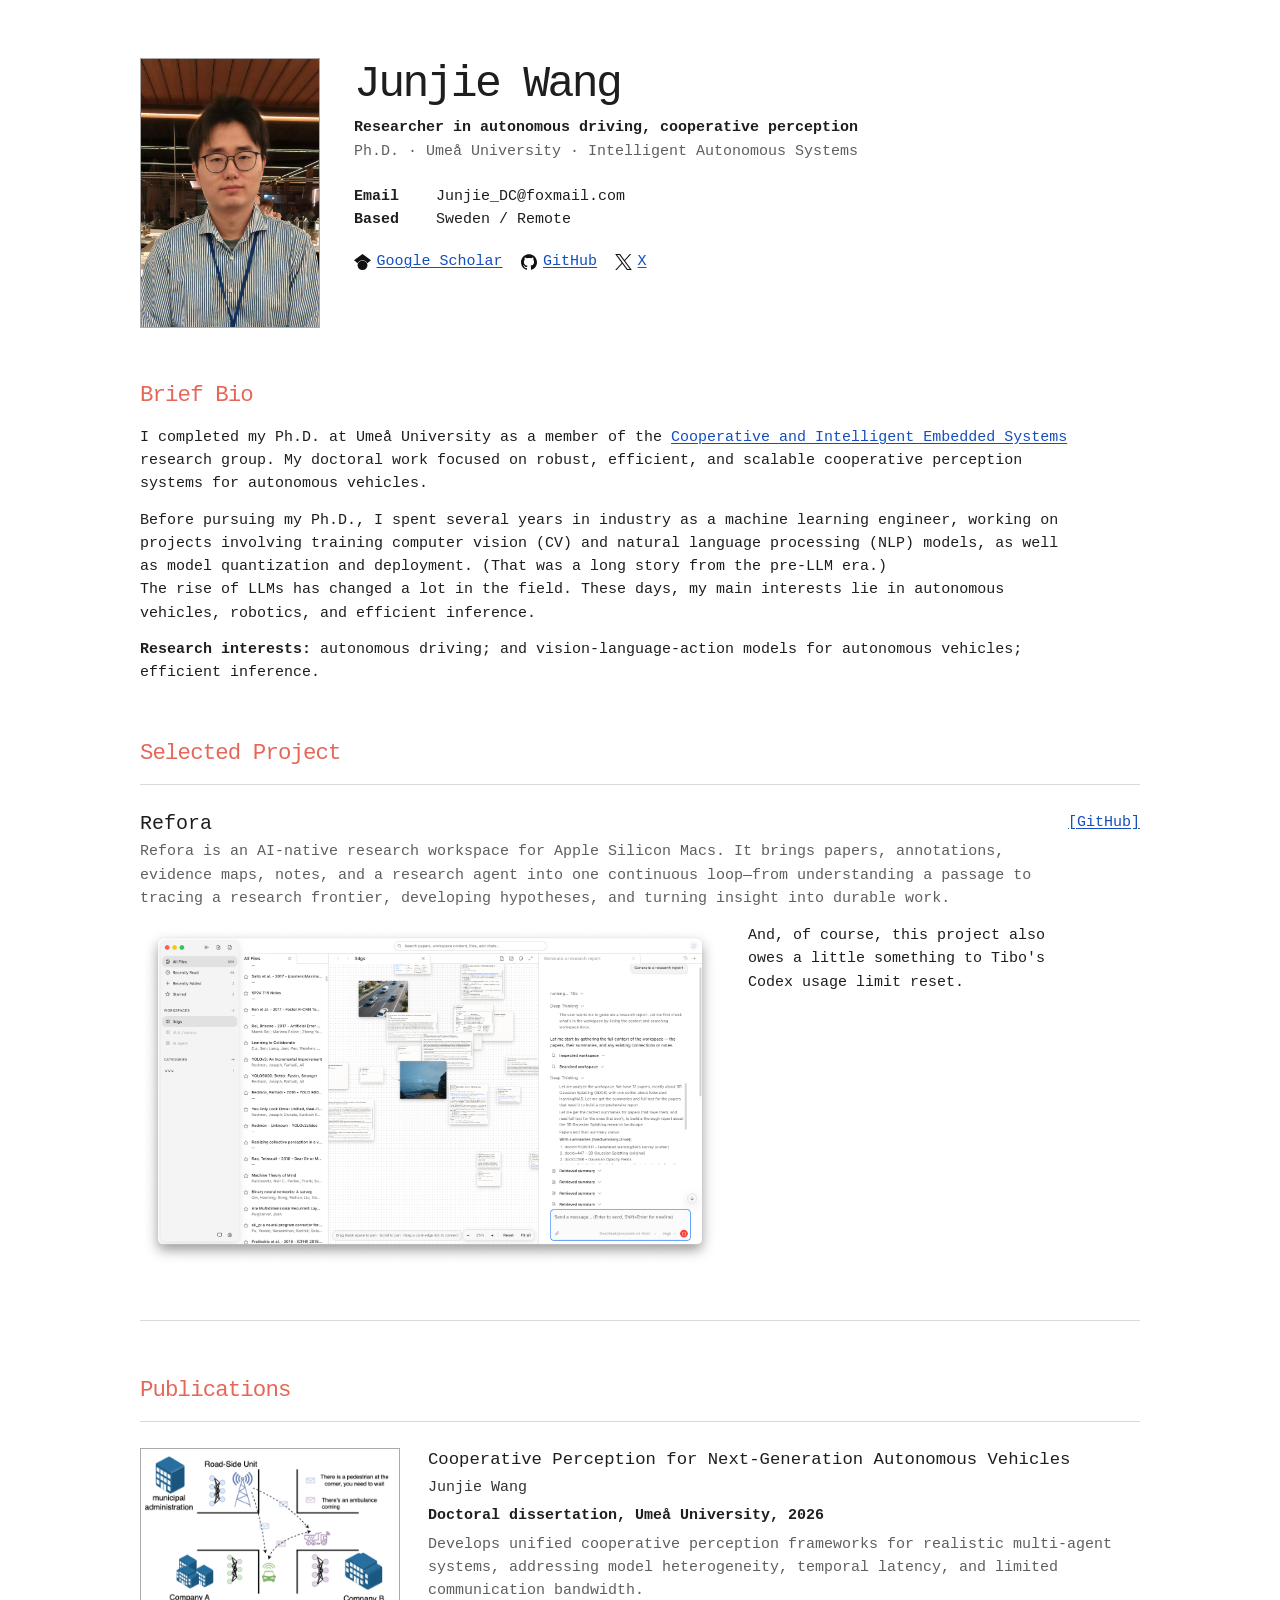
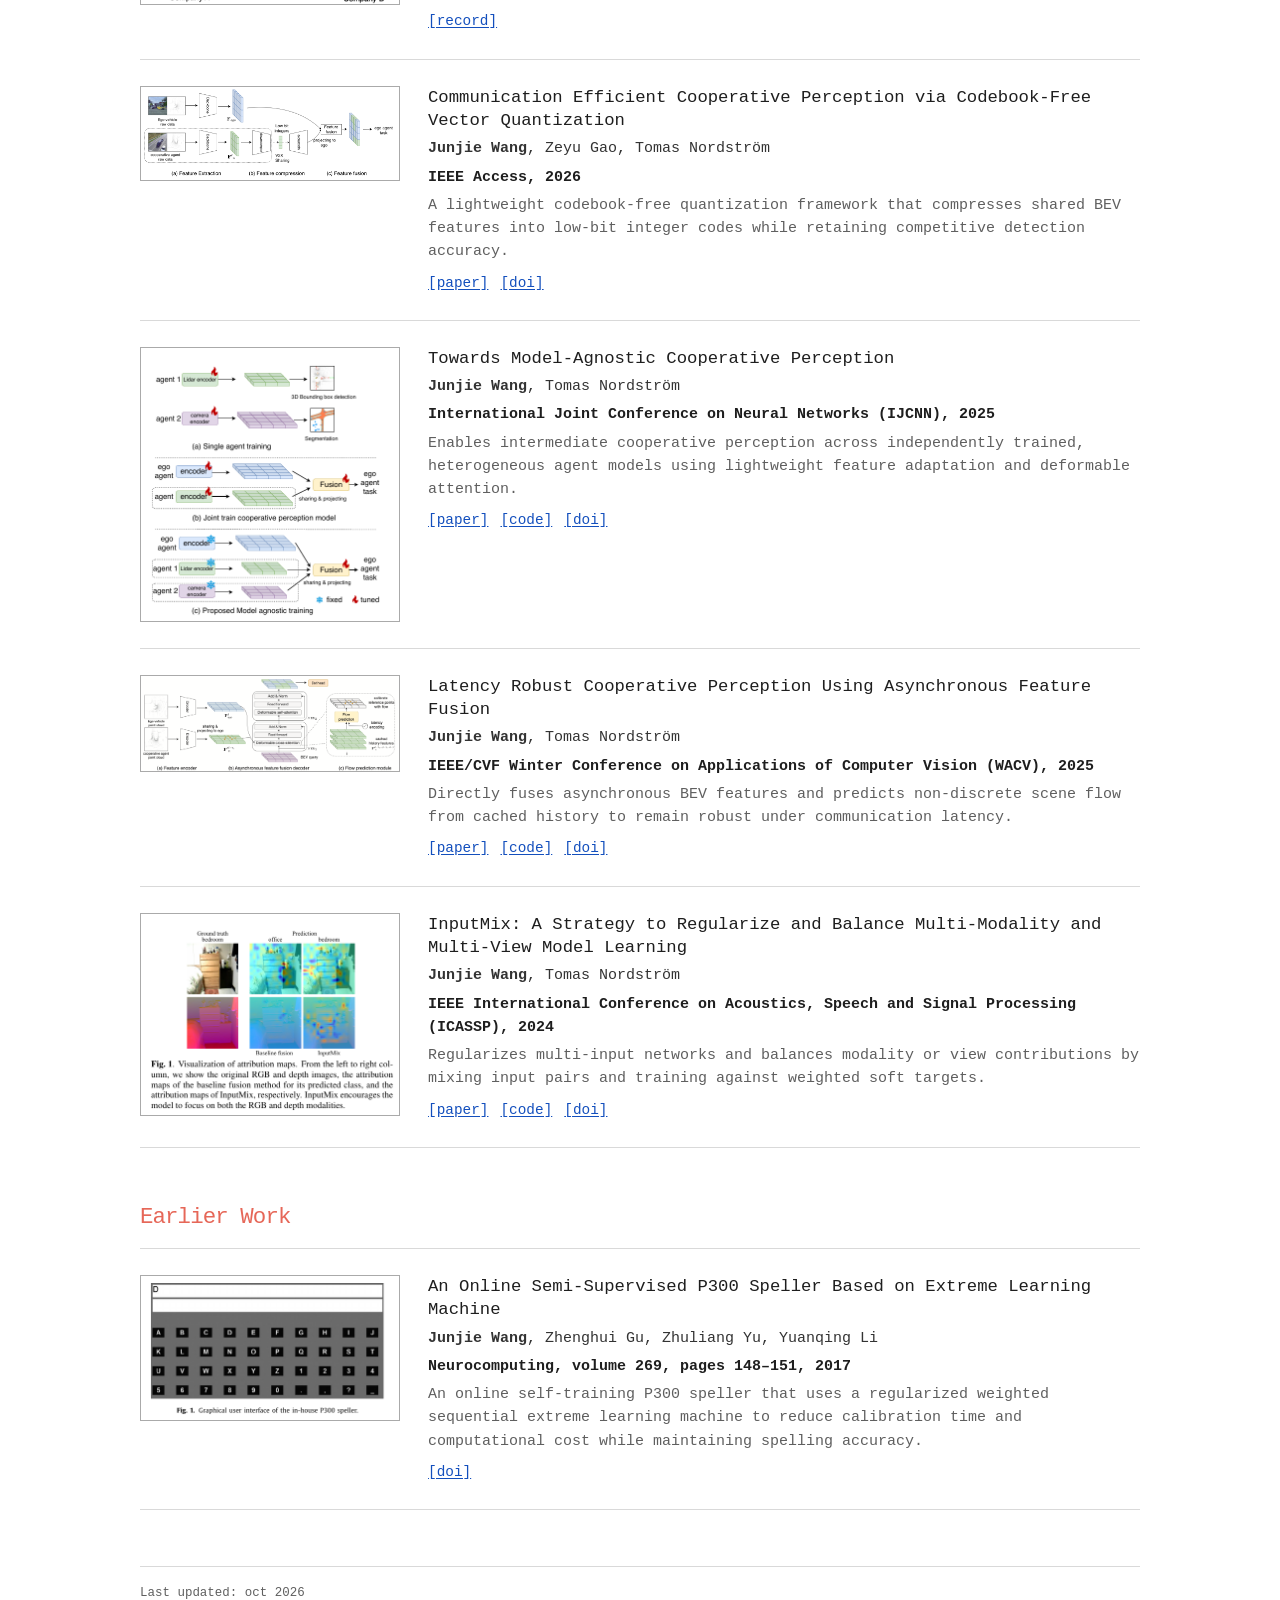
<file: index.html>
<!DOCTYPE html>
<!-- Generated by edit_homepage.py from content.json and templates/homepage.html. -->
<html lang="en">
  <head>
    <meta charSet="utf-8" />
    <meta name="viewport" content="width=device-width, initial-scale=1" />
    <style>
      @layer theme {
        :root, :host {
          --font-sans:
            ui-sans-serif, system-ui, sans-serif, "Apple Color Emoji", "Segoe UI Emoji",
            "Segoe UI Symbol", "Noto Color Emoji";
          --font-mono:
            ui-monospace, SFMono-Regular, Menlo, Monaco, Consolas, "Liberation Mono",
            "Courier New", monospace;
          --spacing: 0.25rem;
          --default-font-family: var(--font-sans);
          --default-mono-font-family: var(--font-mono);
        }
      }
      @layer base {
        *, :after, :before, ::backdrop {
          box-sizing: border-box;
          border: 0 solid;
          margin: 0;
          padding: 0;
        }
        ::file-selector-button {
          box-sizing: border-box;
          border: 0 solid;
          margin: 0;
          padding: 0;
        }
        html, :host {
          -webkit-text-size-adjust: 100%;
          tab-size: 4;
          line-height: 1.5;
          font-family: var(
            --default-font-family,
            ui-sans-serif,
            system-ui,
            sans-serif,
            "Apple Color Emoji",
            "Segoe UI Emoji",
            "Segoe UI Symbol",
            "Noto Color Emoji"
          );
          font-feature-settings: var(--default-font-feature-settings, normal);
          font-variation-settings: var(--default-font-variation-settings, normal);
          -webkit-tap-highlight-color: transparent;
        }
        hr {
          height: 0;
          color: inherit;
          border-top-width: 1px;
        }
        abbr:where([title]) {
          -webkit-text-decoration: underline dotted;
          text-decoration: underline dotted;
        }
        h1, h2, h3, h4, h5, h6 {
          font-size: inherit;
          font-weight: inherit;
        }
        a {
          color: inherit;
          -webkit-text-decoration: inherit;
          -webkit-text-decoration: inherit;
          -webkit-text-decoration: inherit;
          -webkit-text-decoration: inherit;
          text-decoration: inherit;
        }
        b, strong {
          font-weight: bolder;
        }
        code, kbd, samp, pre {
          font-family: var(
            --default-mono-font-family,
            ui-monospace,
            SFMono-Regular,
            Menlo,
            Monaco,
            Consolas,
            "Liberation Mono",
            "Courier New",
            monospace
          );
          font-feature-settings: var(--default-mono-font-feature-settings, normal);
          font-variation-settings: var(--default-mono-font-variation-settings, normal);
          font-size: 1em;
        }
        small {
          font-size: 80%;
        }
        sub, sup {
          vertical-align: baseline;
          font-size: 75%;
          line-height: 0;
          position: relative;
        }
        sub {
          bottom: -0.25em;
        }
        sup {
          top: -0.5em;
        }
        table {
          text-indent: 0;
          border-color: inherit;
          border-collapse: collapse;
        }
        :-moz-focusring {
          outline: auto;
        }
        progress {
          vertical-align: baseline;
        }
        summary {
          display: list-item;
        }
        ol, ul, menu {
          list-style: none;
        }
        img, svg, video, canvas, audio, iframe, embed, object {
          vertical-align: middle;
          display: block;
        }
        img, video {
          max-width: 100%;
          height: auto;
        }
        button, input, select, optgroup, textarea {
          font: inherit;
          font-feature-settings: inherit;
          font-variation-settings: inherit;
          letter-spacing: inherit;
          color: inherit;
          opacity: 1;
          background-color: #0000;
          border-radius: 0;
        }
        ::file-selector-button {
          font: inherit;
          font-feature-settings: inherit;
          font-variation-settings: inherit;
          letter-spacing: inherit;
          color: inherit;
          opacity: 1;
          background-color: #0000;
          border-radius: 0;
        }
        :where(select:is([multiple], [size])) optgroup {
          font-weight: bolder;
        }
        :where(select:is([multiple], [size])) optgroup option {
          padding-inline-start: 20px;
        }
        ::file-selector-button {
          margin-inline-end: 4px;
        }
        ::placeholder {
          opacity: 1;
        }
        @supports (not ((-webkit-appearance: -apple-pay-button)))
          or (contain-intrinsic-size: 1px) {
          ::placeholder {
            color: currentColor;
          }
          @supports (color: color-mix(in lab, red, red)) {
            ::placeholder {
              color: color-mix(in oklab, currentcolor 50%, transparent);
            }
          }
        }
        textarea {
          resize: vertical;
        }
        ::-webkit-search-decoration {
          -webkit-appearance: none;
        }
        ::-webkit-date-and-time-value {
          min-height: 1lh;
          text-align: inherit;
        }
        ::-webkit-datetime-edit {
          display: inline-flex;
        }
        ::-webkit-datetime-edit-fields-wrapper {
          padding: 0;
        }
        ::-webkit-datetime-edit {
          padding-block: 0;
        }
        ::-webkit-datetime-edit-year-field {
          padding-block: 0;
        }
        ::-webkit-datetime-edit-month-field {
          padding-block: 0;
        }
        ::-webkit-datetime-edit-day-field {
          padding-block: 0;
        }
        ::-webkit-datetime-edit-hour-field {
          padding-block: 0;
        }
        ::-webkit-datetime-edit-minute-field {
          padding-block: 0;
        }
        ::-webkit-datetime-edit-second-field {
          padding-block: 0;
        }
        ::-webkit-datetime-edit-millisecond-field {
          padding-block: 0;
        }
        ::-webkit-datetime-edit-meridiem-field {
          padding-block: 0;
        }
        ::-webkit-calendar-picker-indicator {
          line-height: 1;
        }
        :-moz-ui-invalid {
          box-shadow: none;
        }
        button, input:where([type="button"], [type="reset"], [type="submit"]) {
          appearance: button;
        }
        ::file-selector-button {
          appearance: button;
        }
        ::-webkit-inner-spin-button {
          height: auto;
        }
        ::-webkit-outer-spin-button {
          height: auto;
        }
        [hidden]:where(:not([hidden="until-found"])) {
          display: none !important;
        }
      }
      @layer components;
      @layer utilities {
        .static {
          position: static;
        }
        .start {
          inset-inline-start: var(--spacing);
        }
        .block {
          display: block;
        }
        .contents {
          display: contents;
        }
      }
      :root {
        --ink: #1e1e1e;
        --muted: #5f5f5f;
        --paper: #fff;
        --line: #d9d9d9;
        --coral: #e66758;
        --link: #134fbd;
        --page: min(1000px, calc(100vw - 40px));
      }
      * {
        box-sizing: border-box;
      }
      html {
        scroll-behavior: smooth;
      }
      body {
        background: var(--paper);
        color: var(--ink);
        text-rendering: optimizelegibility;
        margin: 0;
        font-family: SFMono-Regular, Consolas, Liberation Mono, Menlo, monospace;
        font-size: 15px;
        line-height: 1.55;
      }
      a {
        color: var(--link);
        text-underline-offset: 2px;
        text-decoration: underline;
      }
      a:hover {
        color: var(--coral);
      }
      a:focus-visible {
        outline: 2px solid var(--coral);
        outline-offset: 3px;
      }
      ::selection {
        background: #ffd3cc;
      }
      .page-shell {
        width: var(--page);
        margin: 0 auto;
        padding: 58px 0 28px;
      }
      .profile-header {
        grid-template-columns: 180px minmax(0, 1fr);
        align-items: start;
        gap: 34px;
        margin-bottom: 54px;
        display: grid;
      }
      .profile-photo {
        object-fit: cover;
        background: #f1f1f1;
        border: 1px solid #aaa;
        width: 180px;
        height: 270px;
        display: block;
      }
      .profile-summary {
        padding-top: 2px;
      }
      .profile-header.without-photo, .publication.without-image {
        grid-template-columns: minmax(0, 1fr);
      }
      h1, h2, h3, p {
        margin-top: 0;
      }
      h1 {
        letter-spacing: -0.06em;
        margin-bottom: 7px;
        font-size: clamp(2rem, 5vw, 2.8rem);
        line-height: 1.1;
      }
      .role {
        margin-bottom: 0;
        font-weight: 700;
      }
      .affiliation {
        color: var(--muted);
        margin-bottom: 22px;
      }
      .contact-list {
        margin: 0 0 19px;
      }
      .contact-list div {
        grid-template-columns: 72px 1fr;
        gap: 10px;
        display: grid;
      }
      .contact-list dt {
        font-weight: 700;
      }
      .contact-list dd {
        margin: 0;
      }
      .profile-links {
        flex-wrap: wrap;
        gap: 7px 18px;
        display: flex;
      }
      .profile-links > a {
        display: inline-flex;
        align-items: center;
        gap: 6px;
      }
      .social-icon {
        width: 1.1em;
        height: 1.1em;
        flex-shrink: 0;
        object-fit: contain;
      }
      .bio-section, .projects-section, .publications-section, .earlier-work-section {
        margin-bottom: 56px;
      }
      h2 {
        color: var(--coral);
        letter-spacing: -0.04em;
        margin-bottom: 17px;
        font-size: 1.4rem;
        line-height: 1.2;
      }
      .bio-section p {
        max-width: 940px;
        margin-bottom: 13px;
      }
      .project-card {
        border-top: 1px solid var(--line);
        border-bottom: 1px solid var(--line);
        padding: 26px 0 28px;
      }
      .project-card::after {
        clear: both;
        content: "";
        display: table;
      }
      .project-heading {
        display: flex;
        align-items: start;
        justify-content: space-between;
        gap: 24px;
        margin-bottom: 14px;
      }
      .project-heading h3 {
        margin-bottom: 3px;
        font-size: 1.25rem;
        line-height: 1.3;
      }
      .project-tagline {
        color: var(--muted);
        margin-bottom: 0;
      }
      .project-links {
        display: flex;
        flex-wrap: wrap;
        flex-shrink: 0;
        gap: 8px 12px;
      }
      .project-description {
        max-width: 940px;
        margin-bottom: 12px;
      }
      .project-features {
        grid-template-columns: 1fr;
        gap: 7px;
        margin: 18px 0 0;
        display: grid;
      }
      .project-features li {
        padding-left: 18px;
        position: relative;
      }
      .project-features li::before {
        color: var(--coral);
        content: "—";
        position: absolute;
        left: 0;
      }
      .project-figure {
        float: left;
        width: min(58%, 580px);
        margin: 2px 28px 16px 0;
      }
      .project-image {
        background: #fff;
        width: 100%;
        height: auto;
        display: block;
      }
      .project-figure figcaption {
        color: var(--muted);
        margin-top: 8px;
        font-size: 0.78rem;
      }
      .publication-list {
        border-top: 1px solid var(--line);
      }
      .publication {
        border-bottom: 1px solid var(--line);
        grid-template-columns: 260px minmax(0, 1fr);
        gap: 28px;
        padding: 26px 0;
        display: grid;
      }
      .publication-image {
        background: #fff;
        border: 1px solid #aaa;
        width: 100%;
        height: auto;
        display: block;
      }
      .publication-copy h3 {
        margin-bottom: 5px;
        font-size: 1.08rem;
        line-height: 1.35;
      }
      .publication-copy p {
        margin-bottom: 5px;
      }
      .authors {
        color: #333;
      }
      .venue {
        font-weight: 700;
      }
      .description {
        color: var(--muted);
      }
      .publication-links {
        flex-wrap: wrap;
        gap: 12px;
        margin-top: 8px;
        font-size: 0.9rem;
        display: flex;
      }
      footer {
        border-top: 1px solid var(--line);
        color: var(--muted);
        padding-top: 17px;
        font-size: 0.78rem;
      }
      @media (max-width: 680px) {
        :root {
          --page: min(100% - 28px, 560px);
        }
        .page-shell {
          padding-top: 30px;
        }
        .profile-header {
          grid-template-columns: 112px minmax(0, 1fr);
          gap: 20px;
          margin-bottom: 40px;
        }
        .profile-photo {
          width: 112px;
          height: 168px;
        }
        h1 {
          font-size: 1.75rem;
        }
        .role, .affiliation {
          font-size: 0.82rem;
        }
        .affiliation {
          margin-bottom: 13px;
        }
        .contact-list {
          font-size: 0.75rem;
        }
        .contact-list div {
          grid-template-columns: 56px 1fr;
        }
        .profile-links {
          gap: 5px 12px;
          font-size: 0.78rem;
        }
        .publication {
          grid-template-columns: 180px minmax(0, 1fr);
          gap: 16px;
          padding: 21px 0;
        }
        .project-features {
          grid-template-columns: 1fr;
        }
        .project-figure {
          float: none;
          width: 100%;
          margin: 0 0 18px;
        }
      }
      @media (max-width: 460px) {
        .profile-header {
          grid-template-columns: 86px minmax(0, 1fr);
          gap: 15px;
        }
        .profile-photo {
          width: 86px;
          height: 129px;
        }
        .contact-list {
          grid-column: 1/-1;
          margin-top: 16px;
        }
        .publication {
          grid-template-columns: 1fr;
        }
        .publication-image {
          width: min(320px, 100%);
        }
        .project-heading {
          display: block;
        }
        .project-heading > .project-links {
          margin-top: 8px;
        }
      }
    </style>
    <title>Junjie Wang — Researcher &amp; Builder</title>
    <meta name="description" content="Academic homepage of Junjie Wang — autonomous driving, cooperative perception, 3D perception, vision-language-action models, and AI agents." />
    <meta property="og:title" content="Junjie Wang — Academic Homepage" />
    <meta property="og:description" content="Research in autonomous driving, cooperative perception, 3D perception, vision-language-action models, and AI agents." />
    <meta property="og:image" content="https://jessewong333.github.io/og-minimal.png" />
    <meta property="og:image:width" content="1536" />
    <meta property="og:image:height" content="1024" />
    <meta property="og:type" content="website" />
    <meta name="twitter:card" content="summary_large_image" />
    <meta name="twitter:title" content="Junjie Wang — Academic Homepage" />
    <meta name="twitter:description" content="Autonomous Driving · Cooperative Perception · 3D Perception · AI Agents" />
    <meta name="twitter:image" content="https://jessewong333.github.io/og-minimal.png" />
  </head>
  <body>
    <main class="page-shell">
      <header class="profile-header">
        <img class="profile-photo" src="images/profile.jpg" alt="Junjie Wang" width="180" height="270" />
        <div class="profile-summary">
          <h1>Junjie Wang</h1>
          <p class="role">Researcher in autonomous driving, cooperative perception</p>
          <p class="affiliation">Ph.D. · Umeå University · Intelligent Autonomous Systems</p>
          <dl class="contact-list"><div><dt>Email</dt><dd>Junjie_DC@foxmail.com</dd></div>
<div><dt>Based</dt><dd>Sweden / Remote</dd></div></dl>
          <nav class="profile-links" aria-label="Profile links"><a href="https://scholar.google.com/citations?user=HgEezt8AAAAJ&amp;hl=en&amp;oi=ao"><img class="social-icon" src="images/social/googlescholar.svg" alt="" aria-hidden="true" width="16" height="16" />Google Scholar</a>
<a href="https://github.com/junjie-wang-dev"><img class="social-icon" src="images/social/github.svg" alt="" aria-hidden="true" width="16" height="16" />GitHub</a>
<a href="https://x.com/junjie_ml"><img class="social-icon" src="images/social/x.svg" alt="" aria-hidden="true" width="16" height="16" />X</a></nav>
        </div>
      </header>
      <section class="bio-section" aria-labelledby="bio-title">
        <h2 id="bio-title">Brief Bio</h2>
        <p>I completed my Ph.D. at Umeå University as a member of the <a href="https://www.umu.se/en/research/groups/cooperative-and-intelligent-embedded-systems/">Cooperative and Intelligent Embedded Systems</a> research group. My doctoral work focused on robust, efficient, and scalable cooperative perception systems for autonomous vehicles. </p>
        <p>Before pursuing my Ph.D., I spent several years in industry as a machine learning engineer, working on projects involving training computer vision (CV) and natural language processing (NLP) models, as well as model quantization and deployment. (That was a long story from the pre-LLM era.)<br>The rise of LLMs has changed a lot in the field. These days, my main interests lie in autonomous vehicles, robotics, and efficient inference.</p>
        <p><strong>Research interests:</strong> autonomous driving; and vision-language-action models for autonomous vehicles; efficient inference.</p>
      </section>
      <section class="projects-section" aria-labelledby="projects-title">
        <h2 id="projects-title">Selected Project</h2>
        <article class="project-card">
          <header class="project-heading">
            <div><h3>Refora</h3><p class="project-tagline">Refora is an AI-native research workspace for Apple Silicon Macs. It brings papers, annotations, evidence maps, notes, and a research agent into one continuous loop—from understanding a passage to tracing a research frontier, developing hypotheses, and turning insight into durable work.</p></div>
            <nav class="project-links" aria-label="Project links"><a href="https://github.com/junjie-wang-dev/Refora">[GitHub]</a></nav>
          </header>
          <figure class="project-figure"><a href="https://github.com/junjie-wang-dev/Refora"><img class="project-image" src="images/projects/refora-workspace.png" alt="Refora interface showing a PDF library, a connected visual research workspace, and an AI agent generating a research report" width="1800" height="1061" loading="lazy" /></a><figcaption></figcaption></figure>
          <p class="project-description">And, of course, this project also owes a little something to Tibo's Codex usage limit reset.</p>
          <ul class="project-features"></ul>
        </article>
      </section>
      <section class="publications-section" aria-labelledby="publications-title">
        <h2 id="publications-title">Publications</h2>
        <div class="publication-list">
          <article class="publication">
            <img class="publication-image" src="images/publications/phd-thesis.png" alt="Overview connecting the thesis research objectives, four included papers, and their synthesis" width="680" height="360" loading="lazy" />
            <div class="publication-copy">
              <h3>Cooperative Perception for Next-Generation Autonomous Vehicles</h3>
              <p class="authors">Junjie Wang</p>
              <p class="venue">Doctoral dissertation, Umeå University, 2026</p>
              <p class="description">Develops unified cooperative perception frameworks for realistic multi-agent systems, addressing model heterogeneity, temporal latency, and limited communication bandwidth.</p>
              <div class="publication-links"><a href="https://umu.diva-portal.org/smash/record.jsf?pid=diva2%3A2052321">[record]</a></div>
            </div>
          </article>
          <article class="publication">
            <img class="publication-image" src="images/publications/cfq4cp.png" alt="Conceptual cooperative perception network connecting a road-side unit and autonomous vehicles" width="760" height="570" loading="lazy" />
            <div class="publication-copy">
              <h3>Communication Efficient Cooperative Perception via Codebook-Free Vector Quantization</h3>
              <p class="authors"><strong>Junjie Wang</strong>, Zeyu Gao, Tomas Nordström</p>
              <p class="venue">IEEE Access, 2026</p>
              <p class="description">A lightweight codebook-free quantization framework that compresses shared BEV features into low-bit integer codes while retaining competitive detection accuracy.</p>
              <div class="publication-links"><a href="papers/cfq4cp.pdf">[paper]</a>
<a href="https://doi.org/10.1109/ACCESS.2026.3674083">[doi]</a></div>
            </div>
          </article>
          <article class="publication">
            <img class="publication-image" src="images/publications/imcp.png" alt="Comparison of single-agent, jointly trained, and model-agnostic cooperative perception" width="520" height="550" loading="lazy" />
            <div class="publication-copy">
              <h3>Towards Model-Agnostic Cooperative Perception</h3>
              <p class="authors"><strong>Junjie Wang</strong>, Tomas Nordström</p>
              <p class="venue">International Joint Conference on Neural Networks (IJCNN), 2025</p>
              <p class="description">Enables intermediate cooperative perception across independently trained, heterogeneous agent models using lightweight feature adaptation and deformable attention.</p>
              <div class="publication-links"><a href="papers/imcp.pdf">[paper]</a>
<a href="https://github.com/JesseWong333/IMCP">[code]</a>
<a href="https://doi.org/10.1109/IJCNN64981.2025.11229412">[doi]</a></div>
            </div>
          </article>
          <article class="publication">
            <img class="publication-image" src="images/publications/lrcp.png" alt="Cooperative detection under 300 millisecond latency, with and without LRCP compensation" width="500" height="430" loading="lazy" />
            <div class="publication-copy">
              <h3>Latency Robust Cooperative Perception Using Asynchronous Feature Fusion</h3>
              <p class="authors"><strong>Junjie Wang</strong>, Tomas Nordström</p>
              <p class="venue">IEEE/CVF Winter Conference on Applications of Computer Vision (WACV), 2025</p>
              <p class="description">Directly fuses asynchronous BEV features and predicts non-discrete scene flow from cached history to remain robust under communication latency.</p>
              <div class="publication-links"><a href="papers/lrcp.pdf">[paper]</a>
<a href="https://github.com/JesseWong333/LRCP">[code]</a>
<a href="https://doi.org/10.1109/WACV61041.2025.00476">[doi]</a></div>
            </div>
          </article>
          <article class="publication">
            <img class="publication-image" src="images/publications/inputmix.png" alt="Attribution maps comparing baseline fusion with InputMix on RGB and depth inputs" width="520" height="405" loading="lazy" />
            <div class="publication-copy">
              <h3>InputMix: A Strategy to Regularize and Balance Multi-Modality and Multi-View Model Learning</h3>
              <p class="authors"><strong>Junjie Wang</strong>, Tomas Nordström</p>
              <p class="venue">IEEE International Conference on Acoustics, Speech and Signal Processing (ICASSP), 2024</p>
              <p class="description">Regularizes multi-input networks and balances modality or view contributions by mixing input pairs and training against weighted soft targets.</p>
              <div class="publication-links"><a href="papers/inputmix.pdf">[paper]</a>
<a href="https://github.com/JesseWong333/inputmix/">[code]</a>
<a href="https://doi.org/10.1109/ICASSP48485.2024.10446664">[doi]</a></div>
            </div>
          </article>
        </div>
      </section>
      <section class="earlier-work-section" aria-labelledby="earlier-work-title">
        <h2 id="earlier-work-title">Earlier Work</h2>
        <div class="publication-list">
          <article class="publication">
            <img class="publication-image" src="images/publications/p300-speller.png" alt="Graphical user interface of the in-house P300 speller" width="520" height="290" loading="lazy" />
            <div class="publication-copy">
              <h3>An Online Semi-Supervised P300 Speller Based on Extreme Learning Machine</h3>
              <p class="authors"><strong>Junjie Wang</strong>, Zhenghui Gu, Zhuliang Yu, Yuanqing Li</p>
              <p class="venue">Neurocomputing, volume 269, pages 148–151, 2017</p>
              <p class="description">An online self-training P300 speller that uses a regularized weighted sequential extreme learning machine to reduce calibration time and computational cost while maintaining spelling accuracy.</p>
              <div class="publication-links"><a href="https://doi.org/10.1016/j.neucom.2016.12.098">[doi]</a></div>
            </div>
          </article>
        </div>
      </section>
      <footer><p>Last updated: oct 2026</p></footer>
    </main>
  </body>
</html>
</file>
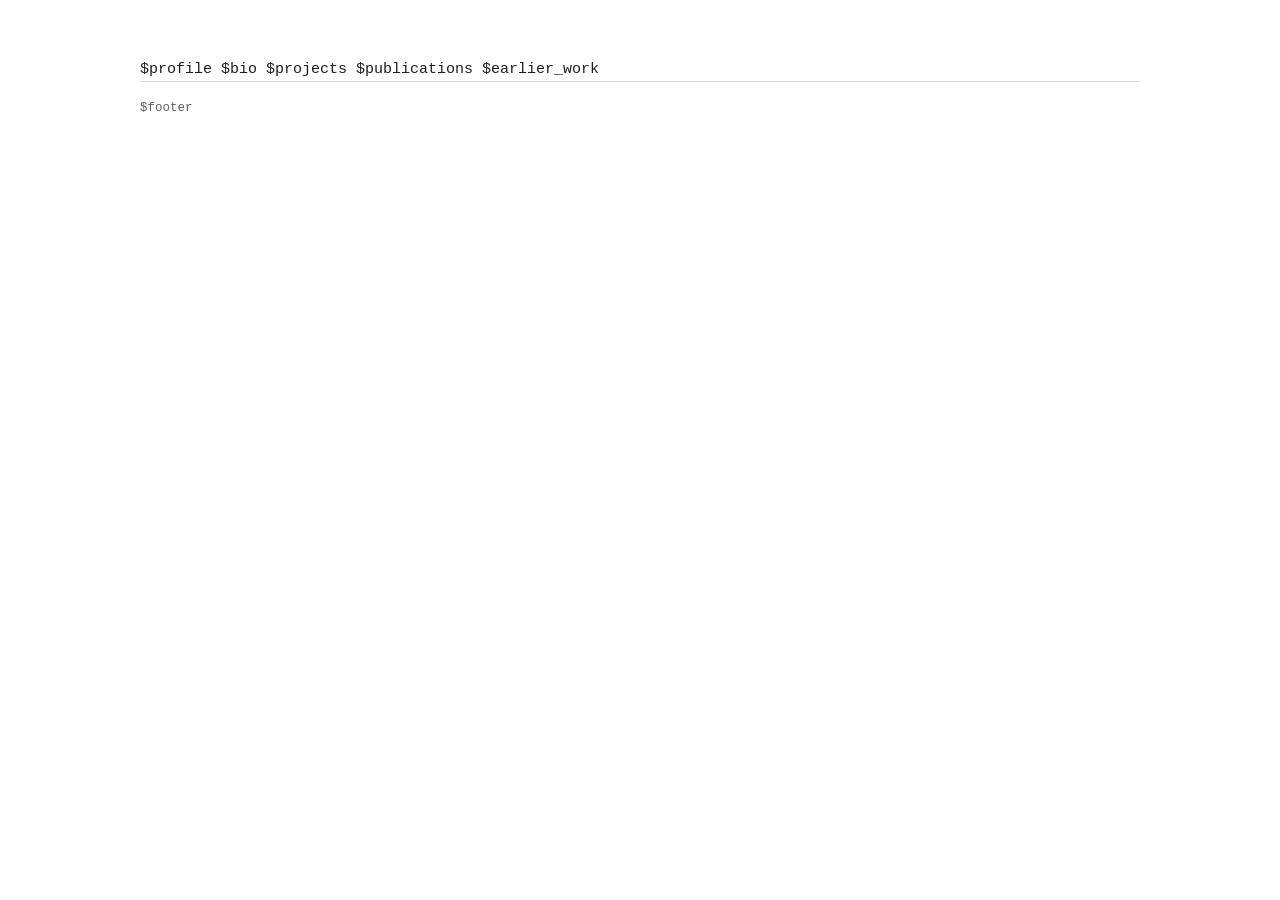
<file: templates/homepage.html>
<!DOCTYPE html>
<!-- Generated by edit_homepage.py from content.json and templates/homepage.html. -->
<html lang="en">
  <head>
    <meta charSet="utf-8" />
    <meta name="viewport" content="width=device-width, initial-scale=1" />
    <style>
      @layer theme {
        :root, :host {
          --font-sans:
            ui-sans-serif, system-ui, sans-serif, "Apple Color Emoji", "Segoe UI Emoji",
            "Segoe UI Symbol", "Noto Color Emoji";
          --font-mono:
            ui-monospace, SFMono-Regular, Menlo, Monaco, Consolas, "Liberation Mono",
            "Courier New", monospace;
          --spacing: 0.25rem;
          --default-font-family: var(--font-sans);
          --default-mono-font-family: var(--font-mono);
        }
      }
      @layer base {
        *, :after, :before, ::backdrop {
          box-sizing: border-box;
          border: 0 solid;
          margin: 0;
          padding: 0;
        }
        ::file-selector-button {
          box-sizing: border-box;
          border: 0 solid;
          margin: 0;
          padding: 0;
        }
        html, :host {
          -webkit-text-size-adjust: 100%;
          tab-size: 4;
          line-height: 1.5;
          font-family: var(
            --default-font-family,
            ui-sans-serif,
            system-ui,
            sans-serif,
            "Apple Color Emoji",
            "Segoe UI Emoji",
            "Segoe UI Symbol",
            "Noto Color Emoji"
          );
          font-feature-settings: var(--default-font-feature-settings, normal);
          font-variation-settings: var(--default-font-variation-settings, normal);
          -webkit-tap-highlight-color: transparent;
        }
        hr {
          height: 0;
          color: inherit;
          border-top-width: 1px;
        }
        abbr:where([title]) {
          -webkit-text-decoration: underline dotted;
          text-decoration: underline dotted;
        }
        h1, h2, h3, h4, h5, h6 {
          font-size: inherit;
          font-weight: inherit;
        }
        a {
          color: inherit;
          -webkit-text-decoration: inherit;
          -webkit-text-decoration: inherit;
          -webkit-text-decoration: inherit;
          -webkit-text-decoration: inherit;
          text-decoration: inherit;
        }
        b, strong {
          font-weight: bolder;
        }
        code, kbd, samp, pre {
          font-family: var(
            --default-mono-font-family,
            ui-monospace,
            SFMono-Regular,
            Menlo,
            Monaco,
            Consolas,
            "Liberation Mono",
            "Courier New",
            monospace
          );
          font-feature-settings: var(--default-mono-font-feature-settings, normal);
          font-variation-settings: var(--default-mono-font-variation-settings, normal);
          font-size: 1em;
        }
        small {
          font-size: 80%;
        }
        sub, sup {
          vertical-align: baseline;
          font-size: 75%;
          line-height: 0;
          position: relative;
        }
        sub {
          bottom: -0.25em;
        }
        sup {
          top: -0.5em;
        }
        table {
          text-indent: 0;
          border-color: inherit;
          border-collapse: collapse;
        }
        :-moz-focusring {
          outline: auto;
        }
        progress {
          vertical-align: baseline;
        }
        summary {
          display: list-item;
        }
        ol, ul, menu {
          list-style: none;
        }
        img, svg, video, canvas, audio, iframe, embed, object {
          vertical-align: middle;
          display: block;
        }
        img, video {
          max-width: 100%;
          height: auto;
        }
        button, input, select, optgroup, textarea {
          font: inherit;
          font-feature-settings: inherit;
          font-variation-settings: inherit;
          letter-spacing: inherit;
          color: inherit;
          opacity: 1;
          background-color: #0000;
          border-radius: 0;
        }
        ::file-selector-button {
          font: inherit;
          font-feature-settings: inherit;
          font-variation-settings: inherit;
          letter-spacing: inherit;
          color: inherit;
          opacity: 1;
          background-color: #0000;
          border-radius: 0;
        }
        :where(select:is([multiple], [size])) optgroup {
          font-weight: bolder;
        }
        :where(select:is([multiple], [size])) optgroup option {
          padding-inline-start: 20px;
        }
        ::file-selector-button {
          margin-inline-end: 4px;
        }
        ::placeholder {
          opacity: 1;
        }
        @supports (not ((-webkit-appearance: -apple-pay-button)))
          or (contain-intrinsic-size: 1px) {
          ::placeholder {
            color: currentColor;
          }
          @supports (color: color-mix(in lab, red, red)) {
            ::placeholder {
              color: color-mix(in oklab, currentcolor 50%, transparent);
            }
          }
        }
        textarea {
          resize: vertical;
        }
        ::-webkit-search-decoration {
          -webkit-appearance: none;
        }
        ::-webkit-date-and-time-value {
          min-height: 1lh;
          text-align: inherit;
        }
        ::-webkit-datetime-edit {
          display: inline-flex;
        }
        ::-webkit-datetime-edit-fields-wrapper {
          padding: 0;
        }
        ::-webkit-datetime-edit {
          padding-block: 0;
        }
        ::-webkit-datetime-edit-year-field {
          padding-block: 0;
        }
        ::-webkit-datetime-edit-month-field {
          padding-block: 0;
        }
        ::-webkit-datetime-edit-day-field {
          padding-block: 0;
        }
        ::-webkit-datetime-edit-hour-field {
          padding-block: 0;
        }
        ::-webkit-datetime-edit-minute-field {
          padding-block: 0;
        }
        ::-webkit-datetime-edit-second-field {
          padding-block: 0;
        }
        ::-webkit-datetime-edit-millisecond-field {
          padding-block: 0;
        }
        ::-webkit-datetime-edit-meridiem-field {
          padding-block: 0;
        }
        ::-webkit-calendar-picker-indicator {
          line-height: 1;
        }
        :-moz-ui-invalid {
          box-shadow: none;
        }
        button, input:where([type="button"], [type="reset"], [type="submit"]) {
          appearance: button;
        }
        ::file-selector-button {
          appearance: button;
        }
        ::-webkit-inner-spin-button {
          height: auto;
        }
        ::-webkit-outer-spin-button {
          height: auto;
        }
        [hidden]:where(:not([hidden="until-found"])) {
          display: none !important;
        }
      }
      @layer components;
      @layer utilities {
        .static {
          position: static;
        }
        .start {
          inset-inline-start: var(--spacing);
        }
        .block {
          display: block;
        }
        .contents {
          display: contents;
        }
      }
      :root {
        --ink: #1e1e1e;
        --muted: #5f5f5f;
        --paper: #fff;
        --line: #d9d9d9;
        --coral: #e66758;
        --link: #134fbd;
        --page: min(1000px, calc(100vw - 40px));
      }
      * {
        box-sizing: border-box;
      }
      html {
        scroll-behavior: smooth;
      }
      body {
        background: var(--paper);
        color: var(--ink);
        text-rendering: optimizelegibility;
        margin: 0;
        font-family: SFMono-Regular, Consolas, Liberation Mono, Menlo, monospace;
        font-size: 15px;
        line-height: 1.55;
      }
      a {
        color: var(--link);
        text-underline-offset: 2px;
        text-decoration: underline;
      }
      a:hover {
        color: var(--coral);
      }
      a:focus-visible {
        outline: 2px solid var(--coral);
        outline-offset: 3px;
      }
      ::selection {
        background: #ffd3cc;
      }
      .page-shell {
        width: var(--page);
        margin: 0 auto;
        padding: 58px 0 28px;
      }
      .profile-header {
        grid-template-columns: 180px minmax(0, 1fr);
        align-items: start;
        gap: 34px;
        margin-bottom: 54px;
        display: grid;
      }
      .profile-photo {
        object-fit: cover;
        background: #f1f1f1;
        border: 1px solid #aaa;
        width: 180px;
        height: 270px;
        display: block;
      }
      .profile-summary {
        padding-top: 2px;
      }
      .profile-header.without-photo, .publication.without-image {
        grid-template-columns: minmax(0, 1fr);
      }
      h1, h2, h3, p {
        margin-top: 0;
      }
      h1 {
        letter-spacing: -0.06em;
        margin-bottom: 7px;
        font-size: clamp(2rem, 5vw, 2.8rem);
        line-height: 1.1;
      }
      .role {
        margin-bottom: 0;
        font-weight: 700;
      }
      .affiliation {
        color: var(--muted);
        margin-bottom: 22px;
      }
      .contact-list {
        margin: 0 0 19px;
      }
      .contact-list div {
        grid-template-columns: 72px 1fr;
        gap: 10px;
        display: grid;
      }
      .contact-list dt {
        font-weight: 700;
      }
      .contact-list dd {
        margin: 0;
      }
      .profile-links {
        flex-wrap: wrap;
        gap: 7px 18px;
        display: flex;
      }
      .profile-links > a {
        display: inline-flex;
        align-items: center;
        gap: 6px;
      }
      .social-icon {
        width: 1.1em;
        height: 1.1em;
        flex-shrink: 0;
        object-fit: contain;
      }
      .bio-section, .projects-section, .publications-section, .earlier-work-section {
        margin-bottom: 56px;
      }
      h2 {
        color: var(--coral);
        letter-spacing: -0.04em;
        margin-bottom: 17px;
        font-size: 1.4rem;
        line-height: 1.2;
      }
      .bio-section p {
        max-width: 940px;
        margin-bottom: 13px;
      }
      .project-card {
        border-top: 1px solid var(--line);
        border-bottom: 1px solid var(--line);
        padding: 26px 0 28px;
      }
      .project-card::after {
        clear: both;
        content: "";
        display: table;
      }
      .project-heading {
        display: flex;
        align-items: start;
        justify-content: space-between;
        gap: 24px;
        margin-bottom: 14px;
      }
      .project-heading h3 {
        margin-bottom: 3px;
        font-size: 1.25rem;
        line-height: 1.3;
      }
      .project-tagline {
        color: var(--muted);
        margin-bottom: 0;
      }
      .project-links {
        display: flex;
        flex-wrap: wrap;
        flex-shrink: 0;
        gap: 8px 12px;
      }
      .project-description {
        max-width: 940px;
        margin-bottom: 12px;
      }
      .project-features {
        grid-template-columns: 1fr;
        gap: 7px;
        margin: 18px 0 0;
        display: grid;
      }
      .project-features li {
        padding-left: 18px;
        position: relative;
      }
      .project-features li::before {
        color: var(--coral);
        content: "—";
        position: absolute;
        left: 0;
      }
      .project-figure {
        float: left;
        width: min(58%, 580px);
        margin: 2px 28px 16px 0;
      }
      .project-image {
        background: #fff;
        width: 100%;
        height: auto;
        display: block;
      }
      .project-figure figcaption {
        color: var(--muted);
        margin-top: 8px;
        font-size: 0.78rem;
      }
      .publication-list {
        border-top: 1px solid var(--line);
      }
      .publication {
        border-bottom: 1px solid var(--line);
        grid-template-columns: 260px minmax(0, 1fr);
        gap: 28px;
        padding: 26px 0;
        display: grid;
      }
      .publication-image {
        background: #fff;
        border: 1px solid #aaa;
        width: 100%;
        height: auto;
        display: block;
      }
      .publication-copy h3 {
        margin-bottom: 5px;
        font-size: 1.08rem;
        line-height: 1.35;
      }
      .publication-copy p {
        margin-bottom: 5px;
      }
      .authors {
        color: #333;
      }
      .venue {
        font-weight: 700;
      }
      .description {
        color: var(--muted);
      }
      .publication-links {
        flex-wrap: wrap;
        gap: 12px;
        margin-top: 8px;
        font-size: 0.9rem;
        display: flex;
      }
      footer {
        border-top: 1px solid var(--line);
        color: var(--muted);
        padding-top: 17px;
        font-size: 0.78rem;
      }
      @media (max-width: 680px) {
        :root {
          --page: min(100% - 28px, 560px);
        }
        .page-shell {
          padding-top: 30px;
        }
        .profile-header {
          grid-template-columns: 112px minmax(0, 1fr);
          gap: 20px;
          margin-bottom: 40px;
        }
        .profile-photo {
          width: 112px;
          height: 168px;
        }
        h1 {
          font-size: 1.75rem;
        }
        .role, .affiliation {
          font-size: 0.82rem;
        }
        .affiliation {
          margin-bottom: 13px;
        }
        .contact-list {
          font-size: 0.75rem;
        }
        .contact-list div {
          grid-template-columns: 56px 1fr;
        }
        .profile-links {
          gap: 5px 12px;
          font-size: 0.78rem;
        }
        .publication {
          grid-template-columns: 180px minmax(0, 1fr);
          gap: 16px;
          padding: 21px 0;
        }
        .project-features {
          grid-template-columns: 1fr;
        }
        .project-figure {
          float: none;
          width: 100%;
          margin: 0 0 18px;
        }
      }
      @media (max-width: 460px) {
        .profile-header {
          grid-template-columns: 86px minmax(0, 1fr);
          gap: 15px;
        }
        .profile-photo {
          width: 86px;
          height: 129px;
        }
        .contact-list {
          grid-column: 1/-1;
          margin-top: 16px;
        }
        .publication {
          grid-template-columns: 1fr;
        }
        .publication-image {
          width: min(320px, 100%);
        }
        .project-heading {
          display: block;
        }
        .project-heading > .project-links {
          margin-top: 8px;
        }
      }
    </style>
    <title>$page_title</title>
    <meta name="description" content="$meta_description" />
    <meta property="og:title" content="$social_title" />
    <meta property="og:description" content="$social_description" />
    <meta property="og:image" content="$social_image" />
    <meta property="og:image:width" content="1536" />
    <meta property="og:image:height" content="1024" />
    <meta property="og:type" content="website" />
    <meta name="twitter:card" content="summary_large_image" />
    <meta name="twitter:title" content="$social_title" />
    <meta name="twitter:description" content="$twitter_description" />
    <meta name="twitter:image" content="$social_image" />
  </head>
  <body>
    <main class="page-shell">
$profile
$bio
$projects
$publications
$earlier_work
      <footer><p>$footer</p></footer>
    </main>
  </body>
</html>
</file>
